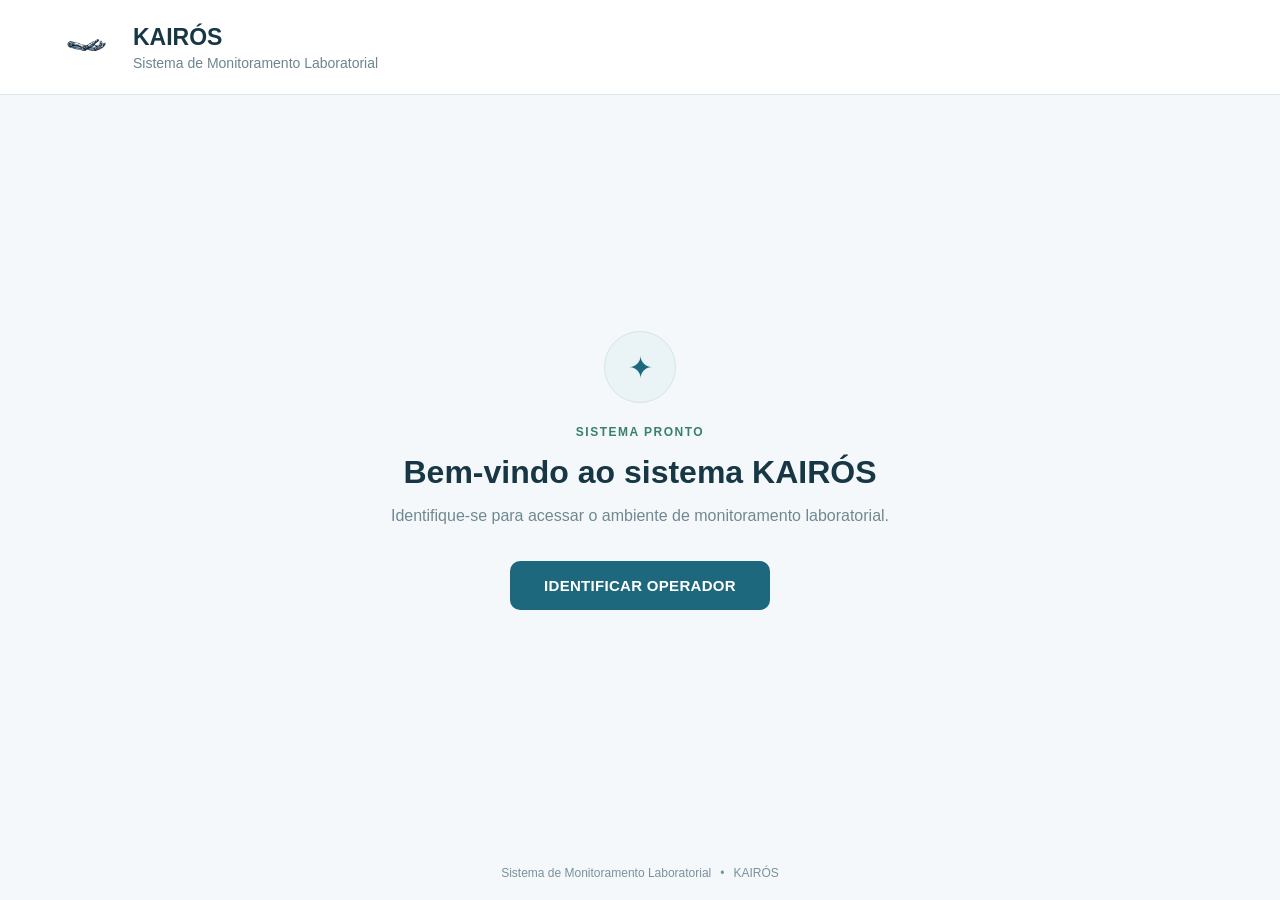
<file: index.html>
<!DOCTYPE html>
<html lang="pt-BR">

<head>
    <meta charset="UTF-8">
    <meta name="viewport" content="width=device-width, initial-scale=1.0">

    <title>KAIRÓS - Sistema de Monitoramento</title>

    <link rel="stylesheet" href="css/inicio.css">
</head>

<body>

    <main class="tela-inicial">

        <header class="cabecalho-inicial">

            <img
                src="assets/logo.png"
                alt="Logo KAIRÓS"
                class="logo"
            >

            <div class="identificacao-sistema">
                <h1>KAIRÓS</h1>
                <p>Sistema de Monitoramento Laboratorial</p>
            </div>

        </header>


        <section class="conteudo-inicial">

            <div class="icone-sistema">
                <span>✦</span>
            </div>

            <p class="status-sistema">
                SISTEMA PRONTO
            </p>

            <h2>
                Bem-vindo ao sistema KAIRÓS
            </h2>

            <p class="descricao">
                Identifique-se para acessar o ambiente
                de monitoramento laboratorial.
            </p>

            <button
                id="btn-identificar"
                class="btn-identificar"
                onclick="window.location.href='reconhecimento.html'">

                IDENTIFICAR OPERADOR

            </button>

        </section>


        <footer class="rodape-inicial">

            <span>
                Sistema de Monitoramento Laboratorial
            </span>

            <span>
                •
            </span>

            <span>
                KAIRÓS
            </span>

        </footer>

    </main>

</body>

</html>
</file>
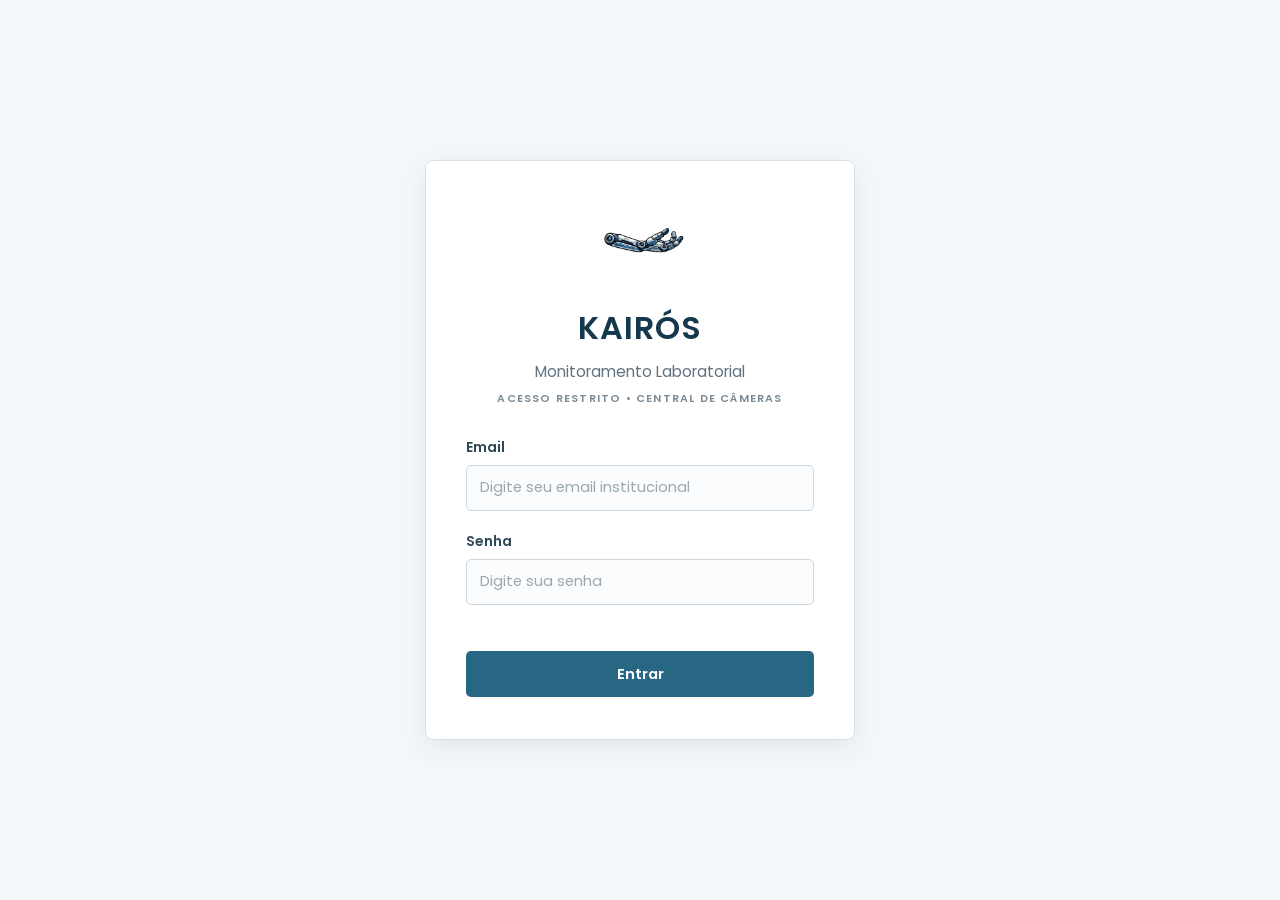
<file: login.html>
<!DOCTYPE html>
<html lang="pt-BR">
<head>
    <meta charset="UTF-8">
    <meta name="viewport" content="width=device-width, initial-scale=1.0">
    <title>KAIRÓS - Login</title>

    <link rel="preconnect" href="https://fonts.googleapis.com">
    <link rel="preconnect" href="https://fonts.gstatic.com" crossorigin>
    <link href="https://fonts.googleapis.com/css2?family=Poppins:wght@300;400;500;600;700&display=swap" rel="stylesheet">

    <link rel="stylesheet" href="css/login.css">
</head>
<body>

<main class="container">
    <section class="login-box">

        <img src="assets/logo.png" alt="Logo KAIRÓS" class="logo">

        <h1>KAIRÓS</h1>

        <p class="descricao">Monitoramento Laboratorial</p>

        <p class="identificacao">ACESSO RESTRITO • CENTRAL DE CÂMERAS</p>

        <form id="form-login">

            <div class="campo">
                <label for="email">Email</label>
                <input type="email" id="email" placeholder="Digite seu email institucional" required autocomplete="email">
            </div>

            <div class="campo">
                <label for="senha">Senha</label>
                <input type="password" id="senha" placeholder="Digite sua senha" required autocomplete="current-password">
            </div>

            <div id="erro-login" class="erro-login"></div>

            <button type="submit" id="btn-entrar">Entrar</button>

        </form>

    </section>
</main>

<script src="js/login.js"></script>
</body>
</html>
</file>
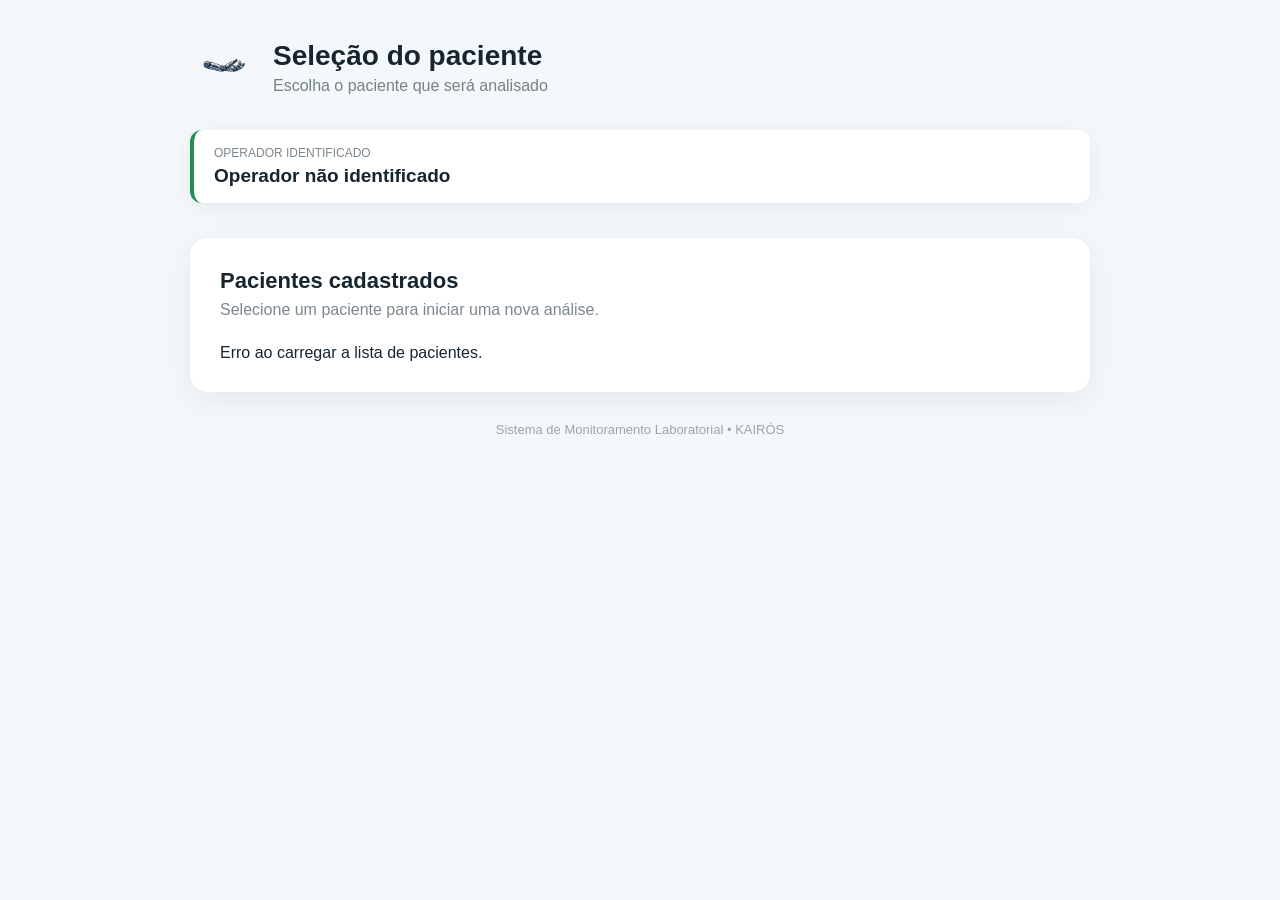
<file: pacientes.html>
<!DOCTYPE html>
<html lang="pt-BR">

<head>
    <meta charset="UTF-8">

    <meta
        name="viewport"
        content="width=device-width, initial-scale=1.0">

    <title>KAIRÓS - Seleção de Paciente</title>

    <link rel="stylesheet" href="css/pacientes.css">
</head>

<body>

    <main class="pagina-pacientes">

        <header class="cabecalho">

            <img
                src="assets/logo.png"
                alt="Logo KAIRÓS"
                class="logo">

            <div>
                <h1>Seleção do paciente</h1>
                <p>Escolha o paciente que será analisado</p>
            </div>

        </header>


        <section class="informacoes-operador">

            <span>OPERADOR IDENTIFICADO</span>

            <strong id="nome-operador">
                Carregando...
            </strong>

        </section>


        <section class="area-pacientes">

            <h2>Pacientes cadastrados</h2>

            <p class="descricao">
                Selecione um paciente para iniciar uma nova análise.
            </p>

            <div id="lista-pacientes" class="lista-pacientes">
                <!-- Os pacientes serão colocados aqui pelo JavaScript -->
            </div>

        </section>


        <div
            id="mensagem"
            class="mensagem">
        </div>


        <footer>
            Sistema de Monitoramento Laboratorial • KAIRÓS
        </footer>

    </main>


    <script src="js/pacientes.js"></script>

</body>

</html>
</file>
<file: css/inicio.css>
* {
    margin: 0;
    padding: 0;
    box-sizing: border-box;
}

body {
    font-family: "Segoe UI", Arial, sans-serif;
    background: #f4f8fb;
    color: #18323f;
    min-height: 100vh;
}

.tela-inicial {
    min-height: 100vh;
    display: flex;
    flex-direction: column;
}


/* ==============================
   CABEÇALHO
   ============================== */

.cabecalho-inicial {
    height: 95px;

    background: #ffffff;

    border-bottom: 1px solid #dce7ec;

    display: flex;
    align-items: center;

    padding: 0 55px;

    gap: 18px;
}

.logo {
    width: 60px;
    height: 60px;

    object-fit: contain;
}

.identificacao-sistema h1 {
    font-size: 23px;
    font-weight: 600;

    color: #173744;
}

.identificacao-sistema p {
    margin-top: 4px;

    font-size: 14px;

    color: #6d858f;
}


/* ==============================
   CONTEÚDO PRINCIPAL
   ============================== */

.conteudo-inicial {
    flex: 1;

    display: flex;
    flex-direction: column;

    align-items: center;
    justify-content: center;

    text-align: center;

    padding: 40px 20px;
}


/* ÍCONE CENTRAL */

.icone-sistema {
    width: 72px;
    height: 72px;

    display: flex;
    align-items: center;
    justify-content: center;

    margin-bottom: 22px;

    border-radius: 50%;

    background: #eaf3f6;

    border: 1px solid #d5e5ea;
}

.icone-sistema span {
    font-size: 30px;

    color: #1d687d;
}


/* STATUS */

.status-sistema {
    font-size: 12px;

    font-weight: 600;

    letter-spacing: 1.5px;

    color: #398069;

    margin-bottom: 15px;
}


/* TÍTULO */

.conteudo-inicial h2 {
    font-size: 32px;

    font-weight: 600;

    color: #173744;

    margin-bottom: 12px;
}


/* DESCRIÇÃO */

.descricao {
    max-width: 500px;

    font-size: 16px;

    line-height: 1.6;

    color: #718891;

    margin-bottom: 32px;
}


/* ==============================
   BOTÃO
   ============================== */

.btn-identificar {
    min-width: 260px;

    padding: 16px 30px;

    border: none;

    border-radius: 10px;

    background: #1d687d;

    color: #ffffff;

    font-size: 15px;

    font-weight: 600;

    letter-spacing: 0.3px;

    cursor: pointer;

    transition:
        background 0.2s ease,
        transform 0.2s ease,
        box-shadow 0.2s ease;
}

.btn-identificar:hover {
    background: #155365;

    transform: translateY(-2px);

    box-shadow: 0 7px 18px rgba(29, 104, 125, 0.20);
}

.btn-identificar:active {
    transform: translateY(0);
}


/* ==============================
   RODAPÉ
   ============================== */

.rodape-inicial {
    padding: 20px;

    display: flex;
    justify-content: center;
    gap: 9px;

    font-size: 12px;

    color: #7b9199;
}


/* ==============================
   RESPONSIVO
   ============================== */

@media (max-width: 700px) {

    .cabecalho-inicial {
        padding: 0 20px;
    }

    .identificacao-sistema h1 {
        font-size: 19px;
    }

    .identificacao-sistema p {
        font-size: 12px;
    }

    .conteudo-inicial h2 {
        font-size: 25px;
    }

    .descricao {
        font-size: 14px;
    }

    .btn-identificar {
        width: 90%;
        max-width: 300px;
    }
}
</file>
<file: css/login.css>
/* =====================================================
   KAIRÓS - LOGIN (Monitoramento Laboratorial)
   ===================================================== */

@import url('https://fonts.googleapis.com/css2?family=Poppins:wght@300;400;500;600;700&display=swap');

:root {
    --primary-color: #0D47A1;
    --text-dark: #1d3557;
}

* {
    margin: 0;
    padding: 0;
    box-sizing: border-box;
    font-family: 'Poppins', system-ui, -apple-system, sans-serif;
}

body {
    min-height: 100vh;
    margin: 0;
    display: flex;
    justify-content: center;
    align-items: center;
    background: #f3f7fa;
}

.container {
    width: 100%;
    min-height: 100vh;
    display: flex;
    justify-content: center;
    align-items: center;
    padding: 30px;
    box-sizing: border-box;
}

.login-box {
    width: 100%;
    max-width: 430px;
    background: #ffffff;
    border: 1px solid #d9e2e8;
    border-radius: 8px;
    padding: 42px 40px;
    box-sizing: border-box;
    box-shadow: 0 8px 25px rgba(31, 55, 72, 0.08);
}

.logo {
    width: 125px;
    display: block;
    margin: 0 auto 18px;
}

h1 {
    margin: 0;
    text-align: center;
    color: #16384d;
    font-size: 2rem;
    font-weight: 600;
    letter-spacing: 1px;
}

.descricao {
    margin: 8px 0 8px;
    text-align: center;
    color: #5f7180;
    font-size: 0.95rem;
}

.identificacao {
    margin: 0 0 30px;
    text-align: center;
    color: #7b8b96;
    font-size: 0.68rem;
    font-weight: 600;
    letter-spacing: 1.2px;
}

.campo {
    margin-bottom: 20px;
}

.campo label {
    display: block;
    margin-bottom: 7px;
    color: #304957;
    font-size: 0.88rem;
    font-weight: 600;
}

.campo input {
    width: 100%;
    height: 46px;
    padding: 0 13px;
    box-sizing: border-box;
    border: 1px solid #cbd7df;
    border-radius: 5px;
    background: #fbfcfd;
    color: #263b48;
    font-family: inherit;
    font-size: 0.92rem;
    transition: 0.2s;
}

.campo input::placeholder {
    color: #9aa8b1;
}

.campo input:focus {
    outline: none;
    border-color: #397fa6;
    background: #ffffff;
    box-shadow: 0 0 0 3px rgba(57, 127, 166, 0.10);
}

button[type="submit"] {
    width: 100%;
    height: 46px;
    margin-top: 5px;
    border: none;
    border-radius: 5px;
    background: #286783;
    color: #ffffff;
    font-family: inherit;
    font-size: 0.92rem;
    font-weight: 600;
    cursor: pointer;
    transition: 0.2s;
}

button[type="submit"]:hover {
    background: #20566d;
}

button[type="submit"]:disabled {
    opacity: 0.65;
    cursor: not-allowed;
}

.erro-login {
    color: #c0392b;
    font-size: 0.85rem;
    margin: -8px 0 16px;
    min-height: 1em;
    text-align: center;
}

@media (max-width: 520px) {
    .container {
        padding: 20px;
    }

    .login-box {
        padding: 32px 25px;
    }

    .logo {
        width: 105px;
    }

    h1 {
        font-size: 1.7rem;
    }
}
</file>
<file: css/pacientes.css>
* {
    box-sizing: border-box;
    margin: 0;
    padding: 0;
}

body {
    min-height: 100vh;
    font-family: Arial, sans-serif;
    background: #f5f8fa;
    color: #17252f;
}

.pagina-pacientes {
    width: min(950px, 100%);
    min-height: 100vh;
    margin: auto;
    padding: 35px 25px;
}

.cabecalho {
    display: flex;
    align-items: center;
    gap: 18px;
    margin-bottom: 30px;
}

.logo {
    width: 65px;
    height: 65px;
    object-fit: contain;
}

.cabecalho h1 {
    font-size: 28px;
    font-weight: 600;
}

.cabecalho p {
    margin-top: 5px;
    color: #74818a;
}

.informacoes-operador {
    background: white;
    border-left: 4px solid #1f8f55;
    border-radius: 12px;
    padding: 16px 20px;
    margin-bottom: 35px;
    box-shadow: 0 5px 20px rgba(20, 50, 65, 0.07);
}

.informacoes-operador span {
    display: block;
    font-size: 12px;
    color: #7b878e;
    margin-bottom: 5px;
}

.informacoes-operador strong {
    font-size: 19px;
}

.area-pacientes {
    background: white;
    border-radius: 18px;
    padding: 30px;
    box-shadow: 0 8px 30px rgba(20, 50, 65, 0.08);
}

.area-pacientes h2 {
    font-size: 22px;
    margin-bottom: 7px;
}

.descricao {
    color: #7b878e;
    margin-bottom: 25px;
}

.lista-pacientes {
    display: flex;
    flex-direction: column;
    gap: 12px;
}

.paciente {
    width: 100%;
    border: 1px solid #dfe6ea;
    background: #fafcfd;
    border-radius: 13px;
    padding: 18px 20px;
    text-align: left;
    cursor: pointer;
    transition: 0.2s;
}

.paciente:hover {
    border-color: #1f8f55;
    transform: translateY(-2px);
    box-shadow: 0 5px 15px rgba(20, 50, 65, 0.08);
}

.paciente-nome {
    display: block;
    font-size: 17px;
    font-weight: 600;
    color: #17252f;
}

.paciente-exame {
    display: block;
    margin-top: 6px;
    color: #6e7b83;
    font-size: 14px;
}

.mensagem {
    margin-top: 20px;
    text-align: center;
    color: #c93636;
}

footer {
    text-align: center;
    margin-top: 30px;
    color: #9aa4aa;
    font-size: 13px;
}
</file>
